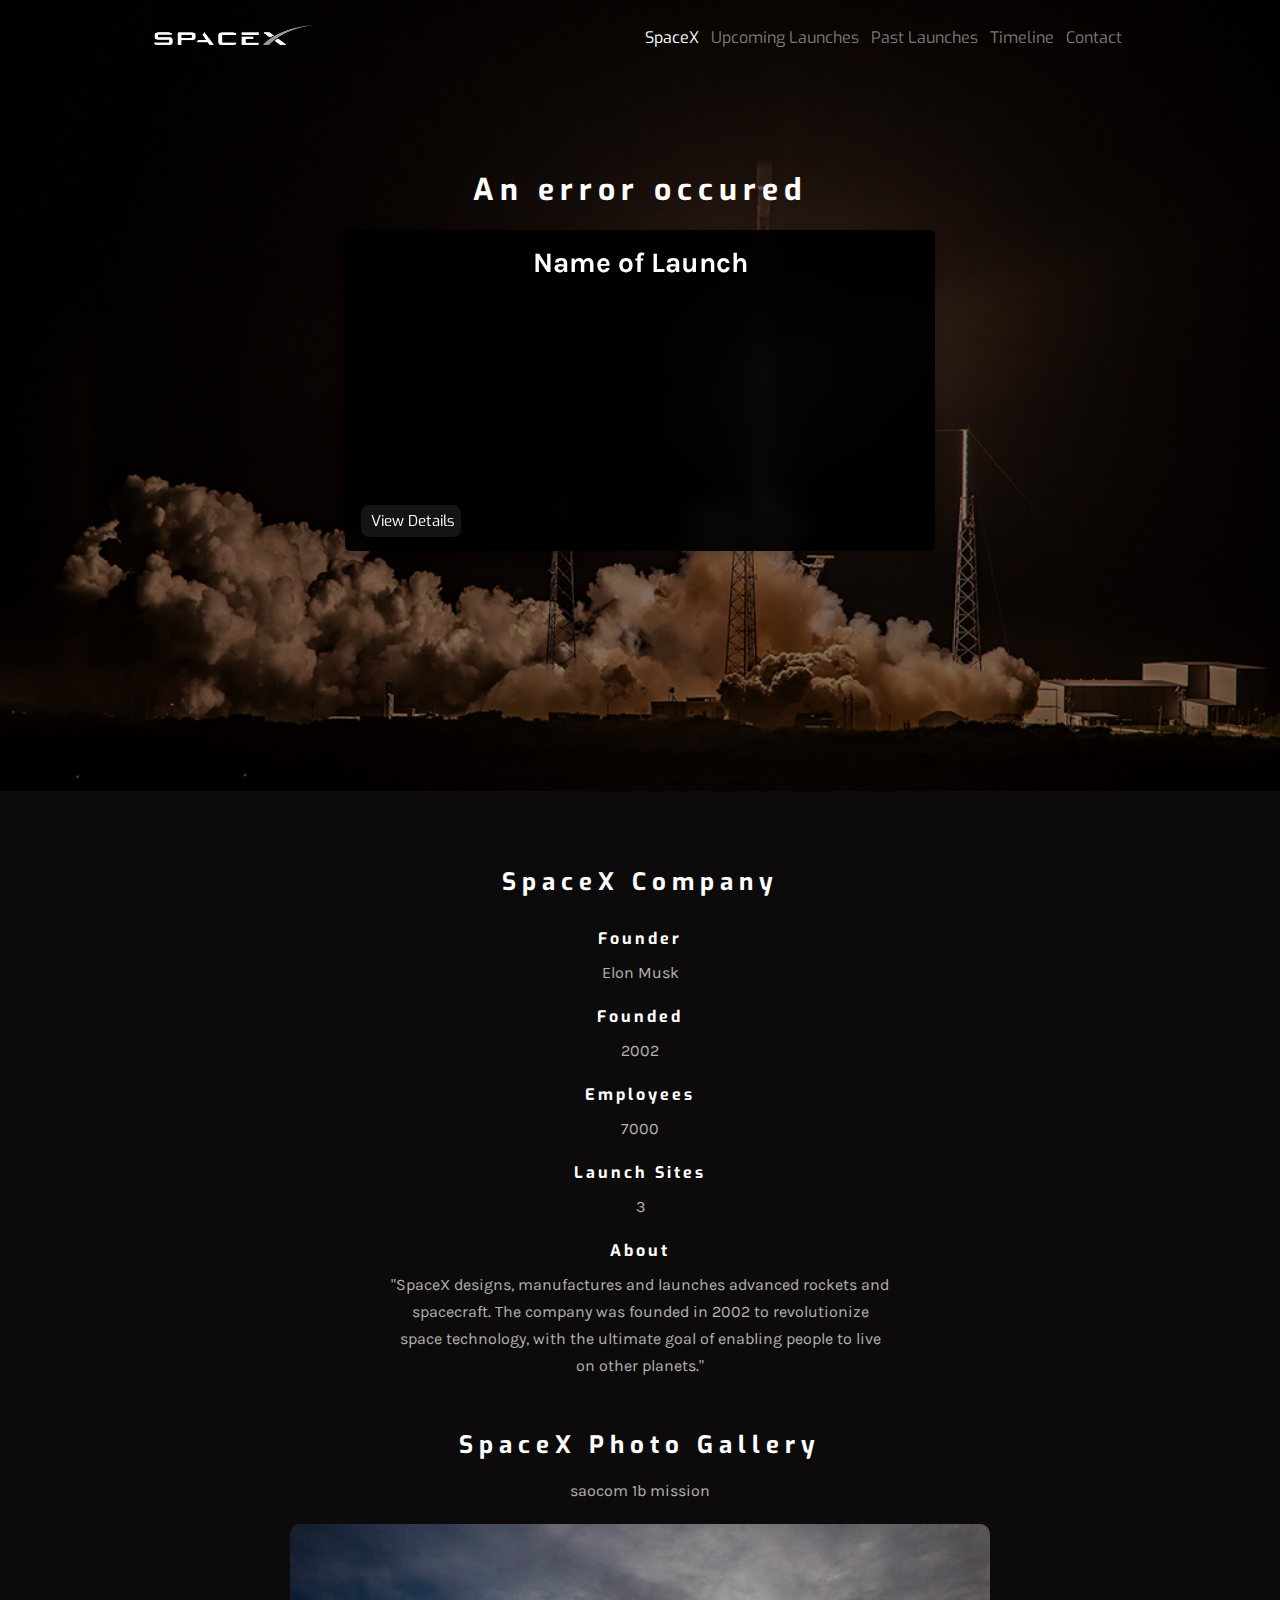
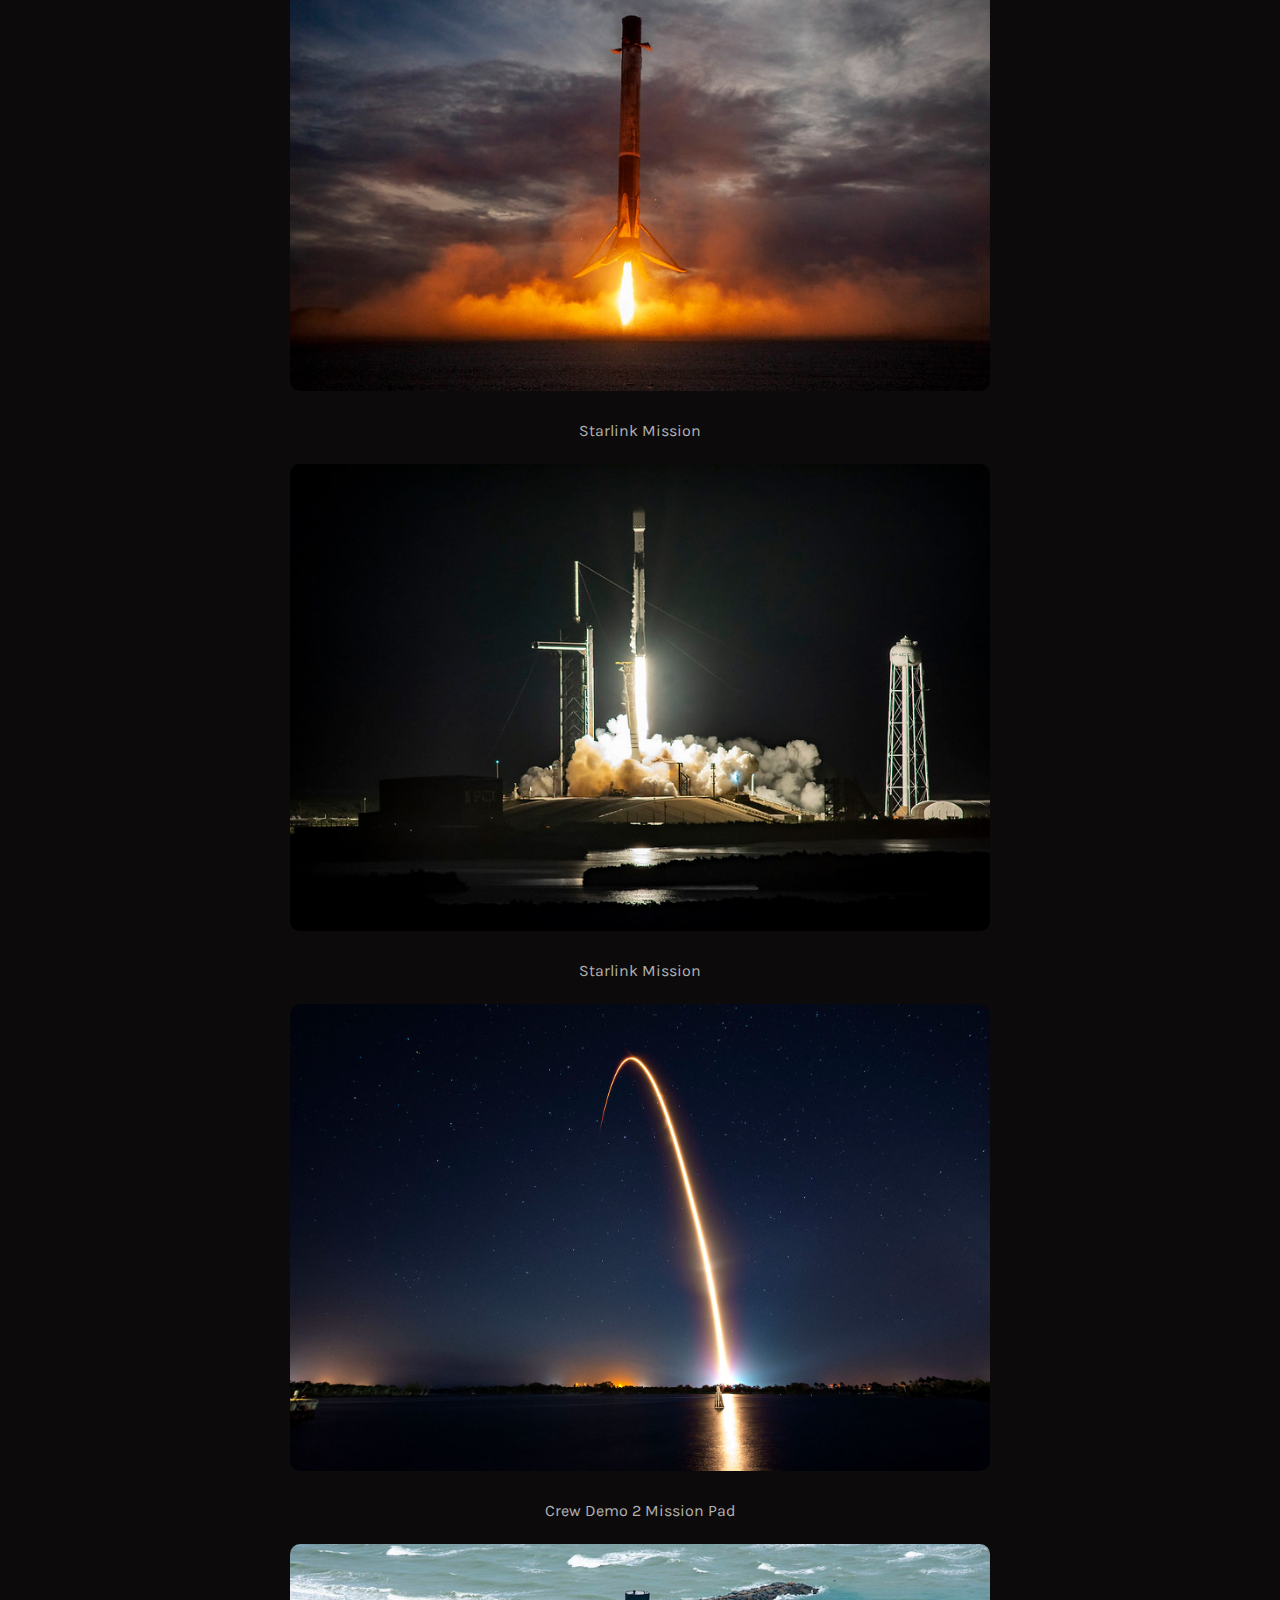
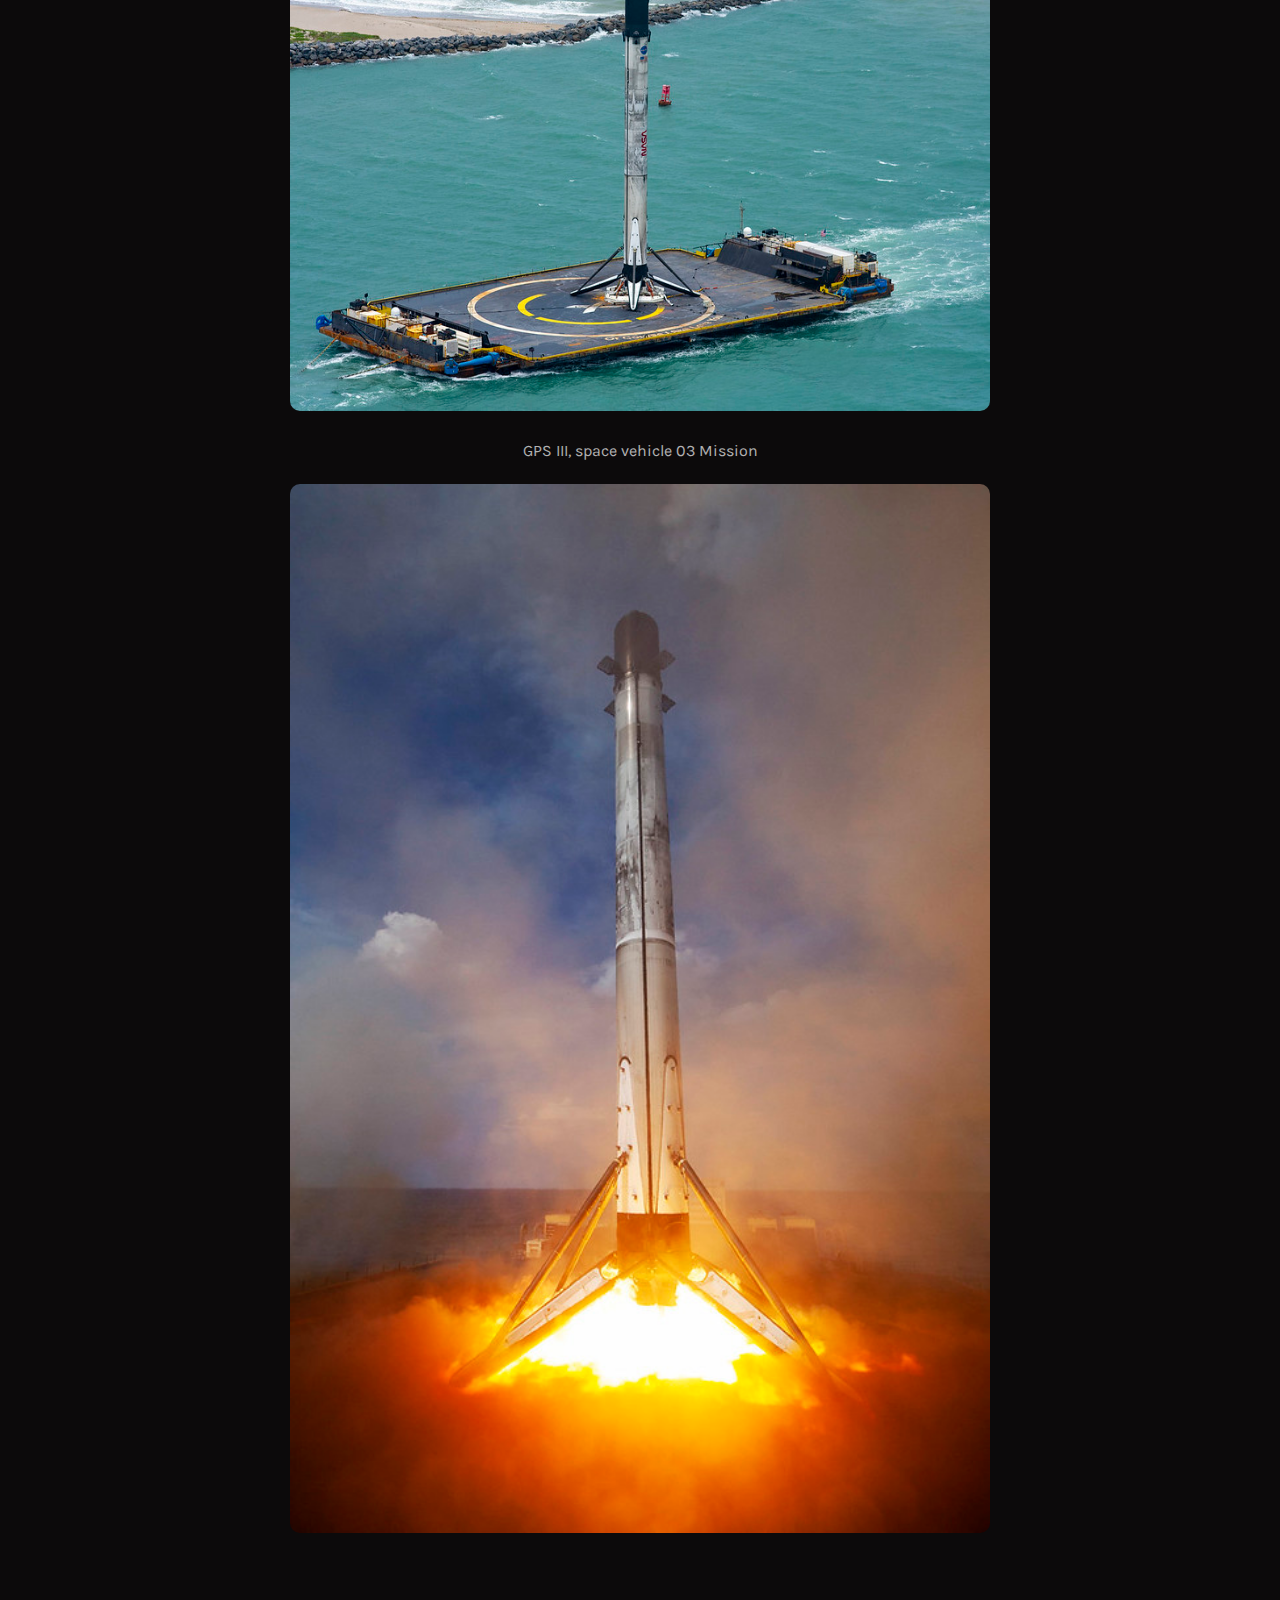
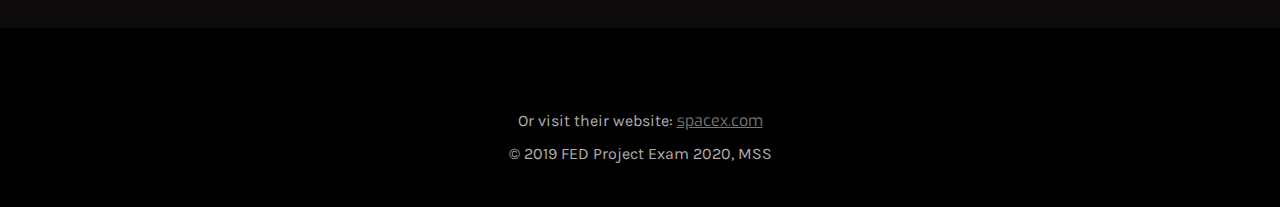
<file: final-website/index.html>
<!DOCTYPE html>
<html lang="en">
  <head>
    <meta charset="UTF-8" />
    <meta name="description" content="SpaceX information and view their most recent launches">
    <meta name="viewport" content="width=device-width, initial-scale=1.0" />
    <title>SpaceX | Recent Launch</title>
    <link href="https://fonts.googleapis.com/css2?family=Exo&family=Karla:wght@400;700&display=swap" rel="stylesheet">
    <link rel="stylesheet" href="css/style.css" />
    <link rel="stylesheet" href="https://use.fontawesome.com/releases/v5.7.2/css/all.css" integrity="sha384-fnmOCqbTlWIlj8LyTjo7mOUStjsKC4pOpQbqyi7RrhN7udi9RwhKkMHpvLbHG9Sr" crossorigin="anonymous">
  </head>
  <body>

<div class="bg-img no-color">

    <!--------------------Start of navigation-------------------->
    <header>
      <a href="index.html">
        <img class="logo" src="images/spacex.png" alt="spacex logo" />
      </a>
      <nav>
        <ul class="navLinks">
          <li><a class="active" href="index.html">SpaceX</a></li>
          <li><a href="upcoming-launches.html">Upcoming Launches</a></li>
          <li><a href="past-launches.html">Past Launches</a></li>
          <li><a href="timeline.html">Timeline</a></li>
          <li><a href="contact.html">Contact</a></li>
        </ul>
      </nav>
    <!--start of borrowed code, resource in nav.css-->
      <a onclick="navOpen()" class="hamburger-menu" href="#"><label for="hamburger-menu"><i class="fas fa-bars"></i></label</a>
    </header>

    <div id="navResponsive" class="overlay">
        <a class="close" onclick="navClose()">&times;</a>
        <div class="navOverlayContent">
          <a href="index.html">SpaceX</a>
          <a href="upcoming-launches.html">Upcoming Launches</a>
          <a href="past-launches.html">Past Launches</a>
          <a href="timeline.html">Timeline</a>
          <a href="contact.html">Contact</a>
        </div>
    </div>
     <!--end of borrowed code, resource in nav.css-->
    <!--------------------End of navigation-------------------->



<!--------------------Content-------------------->
<!--------most recent launch-------->
<main class="container">
    <h1 id="homepage">Recent SpaceX Launch</h1>
    <section class="content-wrap">
        <div class="row">
            <div class="column">
                <div class="card">
                    <h2>Name of Launch</h2>
                    <p class="launch-date"></p>
                    <div class="image" style="background-image: url('https://via.placeholder.com/1000');"></div>
                    <p class="flight-number"></p>
                    <p><a class="toogleBtn" onclick="toogleBtn('hiddenDetails')"><i class="fas fa-caret-down"></i>View Details</a></p>
                    <div class="hiddenContent" id="hiddenDetails"><p class="details"></p></div>
                </div>
            </div>
        </div> 
    </section>


    
<!--------The company-------->
  <section class="company-container">
    <div class="company-content">
      <h3>SpaceX Company</h3>
      <div class="center">
      <h4>Founder</h4>
      <p>Elon Musk</p>
      <h4>Founded</h4>
      <p>2002</p>
      <h4>Employees</h4>
      <p>7000</p>
      <h4>Launch Sites</h4>
      <p>3</p>
      <h4>About</h4>
      <p class="quote">"SpaceX designs, manufactures and launches advanced rockets and spacecraft. The company was founded in 2002 to revolutionize space technology, with the ultimate goal of enabling people to live on other planets."</p>
    </div>
    
   <!--------small image gallery-------->
   <h3 class="imgGallery">SpaceX Photo Gallery</h3>
   <div class="imgBox">
     <p class="center">saocom 1b mission</p>
     <img class="spacexImages"  src="./images/SAOCOM-1B-Mission.jpg" alt="saocom 1b mission picture 2" title="saocom 1b mission">
     <p class="center">Starlink Mission</p>
     <img class="spacexImages"  src="./images/startlink-mission.jpg" alt="starlink mission" title="Starlink Mission">
     <p class="center">Starlink Mission</p>
     <img class="spacexImages"  src="./images/46259778995_fa4f031d69_k.jpg" alt="Starlink Mission" title="Starlink Mission">
     <p class="center">Crew Demo 2 Mission Pad</p>
     <img class="spacexImages"  src="./images/Crew-Demo-2-Mission-pad.jpg" alt="starlink mission" title="Crew Demo 2 Mission">
     <p class="center">GPS III, space vehicle 03 Mission</p>
     <img class="spacexImages" src="./images/GPS-III-Space-Vehicle-03-Mission.jpg" alt="GPS third, space vehicle 03 mission" title="GPS third, space vehicle 03 mission">
   </div>
  </section>
  
</main>

</div>
<!--------------------Footer-------------------->

<footer>
  <a class="socialMedia"  href="https://www.flickr.com/photos/spacex/" target='_blank' title="View SpaceX's own Gallery"><i class="far fa-images"></i></a>
  <a class="socialMedia"  href="https://twitter.com/SpaceX" target='_blank' title="Go to SpaceX's Twitter"><i class="fab fa-twitter"></i></a>
  <a class="socialMedia"  href="https://www.youtube.com/user/spacexchannel" target='_blank' title="Go to SpaceX's Youtube Channel"><i class="fab fa-youtube"></i></a>
  <p>Or visit their website: <a href="https://www.spacex.com/" class="pageLink">spacex.com</a></p>
  <p class="copy">© 2019 FED Project Exam 2020, MSS</p>
</footer>

    <script type="text/javascript" src="js/api-launch.js"></script>
    <script type="text/javascript" src="js/toogle-details.js"></script>
    <script type="text/javascript" src="js/nav.js"></script>
  </body>
</html>
</file>
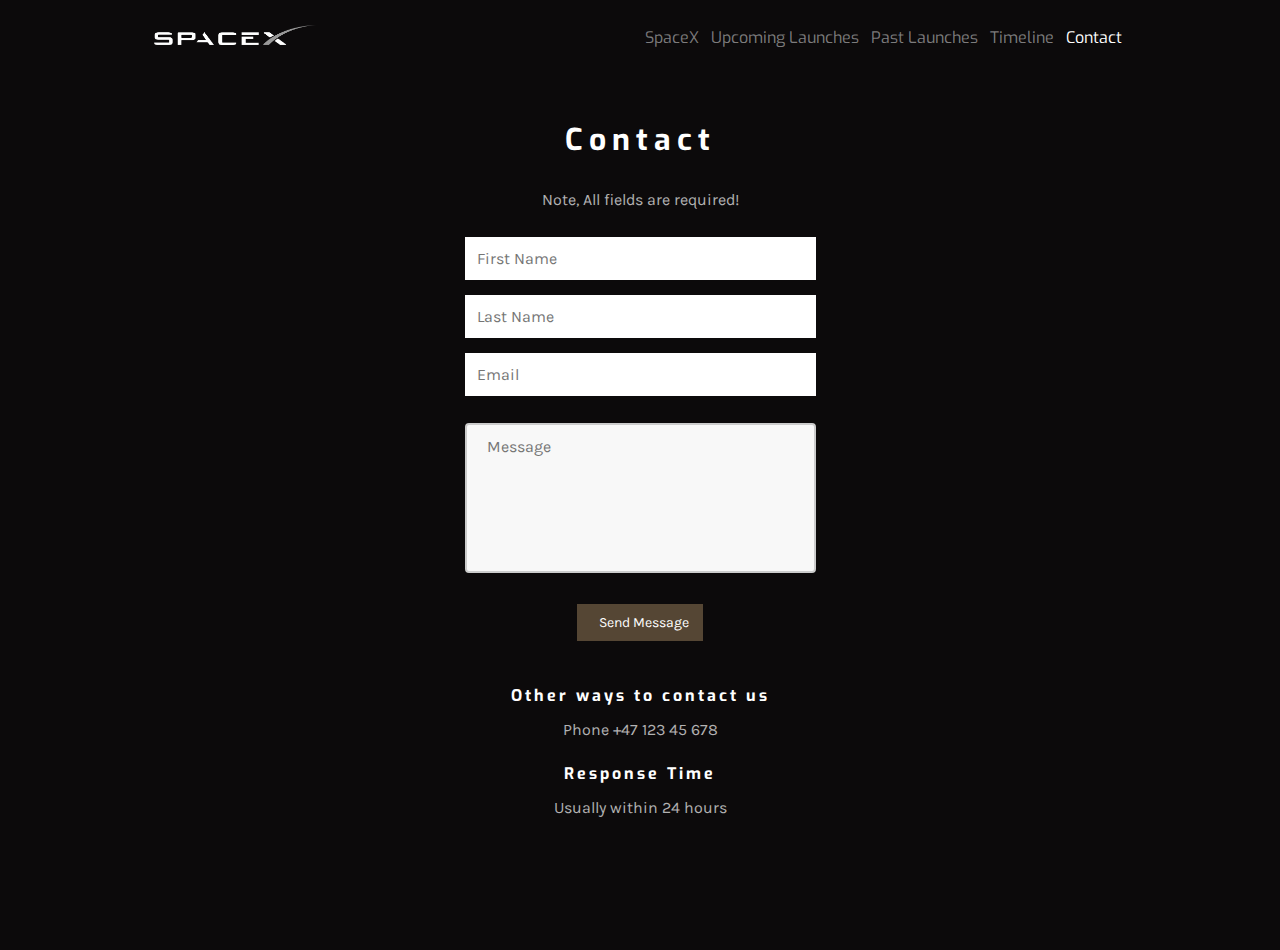
<file: final-website/contact.html>
<!DOCTYPE html>
<html lang="en">
  <head>
    <meta charset="UTF-8" />
    <meta name="description" content="Any question regarding SpaceX can be sent here">
    <meta name="viewport" content="width=device-width, initial-scale=1.0" />
    <title>SpaceX | Contact</title>
    <link href="https://fonts.googleapis.com/css2?family=Exo&family=Karla:wght@400;700&display=swap" rel="stylesheet">
    <link rel="stylesheet" href="css/style.css" />
    <link rel="stylesheet" href="https://use.fontawesome.com/releases/v5.7.2/css/all.css" integrity="sha384-fnmOCqbTlWIlj8LyTjo7mOUStjsKC4pOpQbqyi7RrhN7udi9RwhKkMHpvLbHG9Sr" crossorigin="anonymous">
  </head>
  <body>

<div class="bg-img bg-color">

    <!--------------------Start of navigation-------------------->
    <header>
      <a href="index.html">
        <img class="logo" src="images/spacex.png" alt="spacex logo" />
      </a>
      <nav>
        <ul class="navLinks">
          <li><a href="index.html">SpaceX</a></li>
          <li><a href="upcoming-launches.html">Upcoming Launches</a></li>
          <li><a href="past-launches.html">Past Launches</a></li>
          <li><a href="timeline.html">Timeline</a></li>
          <li><a class="active" href="contact.html">Contact</a></li>
        </ul>
      </nav>
    <!--start of borrowed code, resource in nav.css-->
      <a onclick="navOpen()" class="hamburger-menu" href="#"><label for="hamburger-menu"><i class="fas fa-bars"></i></label</a>
    </header>

    <div id="navResponsive" class="overlay">
        <a class="close" onclick="navClose()">&times;</a>
        <div class="navOverlayContent">
          <a href="index.html">SpaceX</a>
          <a href="upcoming-launches.html">Upcoming Launches</a>
          <a href="past-launches.html">Past Launches</a>
          <a href="timeline.html">Timeline</a>
          <a href="contact.html">Contact</a>
        </div>
      </div>
     <!--end of borrowed code, resource in nav.css-->
    <!--------------------End of navigation-------------------->



<!--------------------Content-------------------->
<main class="contact-container">

<!----contact form---->
  <h1>Contact</h1>
  <p class="center-align">Note, All fields are required!</p>
  
    <form id="contactForm">

      <div class="group">
        <input  name="name" id="name" placeholder="First Name"/>
        <div class="error" id="nameError"><i class="fas fa-exclamation"></i>Please enter your name</div>
      </div>

      <div class="group">
        <input  name="lastName" id="lastName" placeholder="Last Name"/>
        <div class="error" id="lastNameError"><i class="fas fa-exclamation"></i>Please enter your last name</div>
      </div>

      <div class="group">
        <input  name="email" id="email" placeholder="Email"/>
        <div class="error" id="emailError">
          Please enter your email address
        </div>
        <div class="error" id="invalidEmailError">
            <i class="fas fa-exclamation"></i>Please enter a valid email address
        </div>
    </div>

      <div class="group">
        <textarea type="text" name="message" id="message" placeholder="Message"></textarea>
        <div class="error" id="messageError">
            <i class="fas fa-exclamation"></i>Please enter a message
        </div>
      </div>

      <button type="submit" id="submit" class="linkButton submit">
        <i class="fas fa-rocket"></i>Send Message
      </button>

      

    </form>
  <!----end of contact form---->
   
  
    <div class="center-align">
      <h4>Other ways to contact us</h4>
      <p>Phone +47 123 45 678</p>
      <h4>Response Time</h4>
      <p>Usually within 24 hours</p>
    </div>
</main>

</div> 

  <script type="text/javascript" src="js/contact.js"></script>
  <script type="text/javascript" src="js/nav.js"></script>
  </body>
</html>
</file>
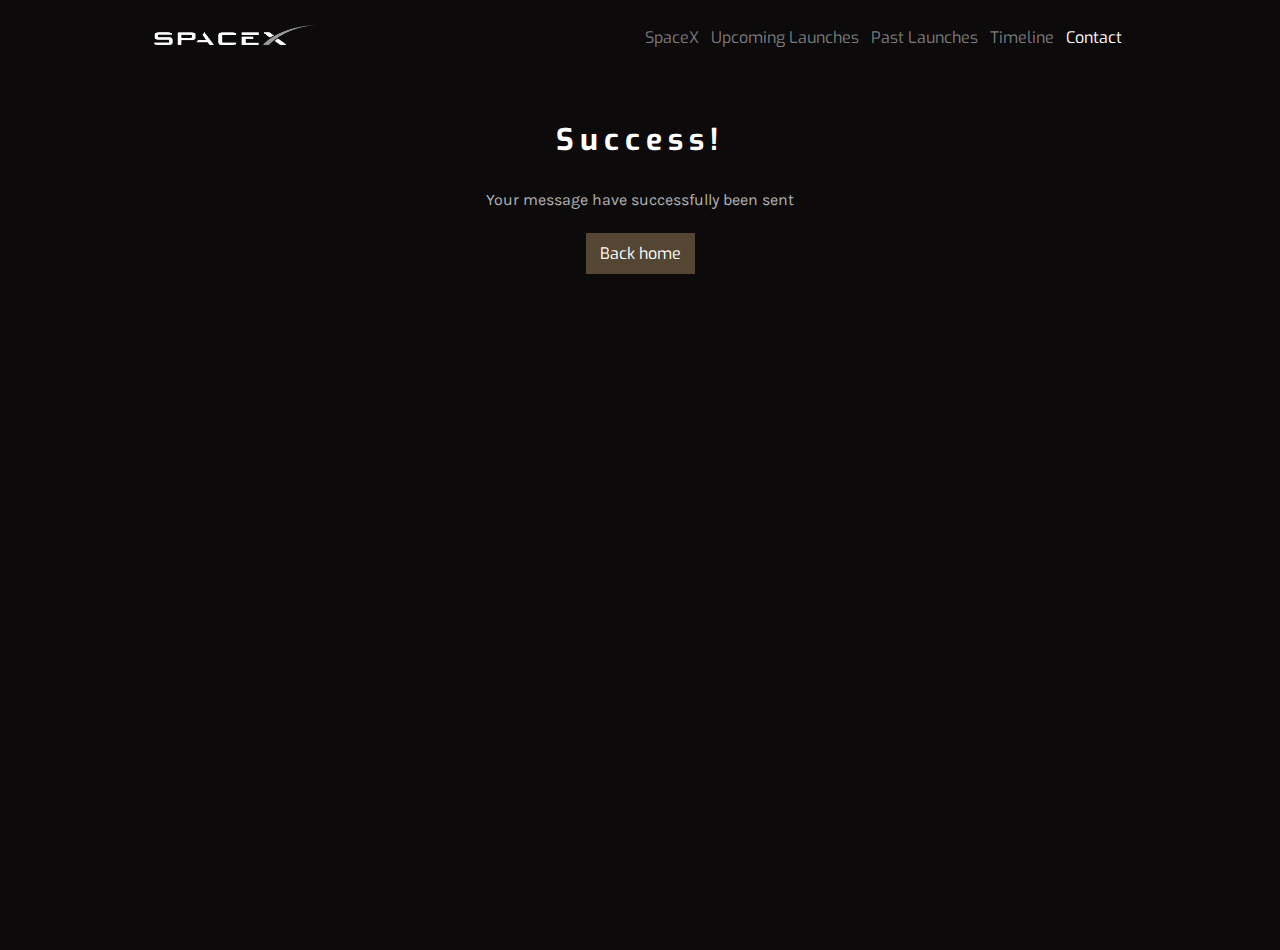
<file: final-website/message-sent.html>
<!DOCTYPE html>
<html lang="en">
  <head>
    <meta charset="UTF-8" />
    <meta name="description" content="Your message have successfully been sent">
    <meta name="viewport" content="width=device-width, initial-scale=1.0" />
    <title>SpaceX | Your Message Was Sent</title>
    <link href="https://fonts.googleapis.com/css2?family=Exo&family=Karla:wght@400;700&display=swap" rel="stylesheet">
    <link rel="stylesheet" href="css/style.css" />
    <link rel="stylesheet" href="https://use.fontawesome.com/releases/v5.7.2/css/all.css" integrity="sha384-fnmOCqbTlWIlj8LyTjo7mOUStjsKC4pOpQbqyi7RrhN7udi9RwhKkMHpvLbHG9Sr" crossorigin="anonymous">
  </head>
  <body>

<div class="bg-img bg-color">

    <!--------------------Start of navigation-------------------->
    <header>
      <a href="index.html">
        <img class="logo" src="images/spacex.png" alt="spacex logo" />
      </a>
      <nav>
        <ul class="navLinks">
          <li><a href="index.html">SpaceX</a></li>
          <li><a href="upcoming-launches.html">Upcoming Launches</a></li>
          <li><a href="past-launches.html">Past Launches</a></li>
          <li><a href="timeline.html">Timeline</a></li>
          <li><a class="active" href="contact.html">Contact</a></li>
        </ul>
      </nav>
    <!--start of borrowed code, resource in nav.css-->
      <a onclick="navOpen()" class="hamburger-menu" href="#"><label for="hamburger-menu"><i class="fas fa-bars"></i></label</a>
    </header>

    <div id="navResponsive" class="overlay">
        <a class="close" onclick="navClose()">&times;</a>
        <div class="navOverlayContent">
          <a href="index.html">SpaceX</a>
          <a href="upcoming-launches.html">Upcoming Launches</a>
          <a href="past-launches.html">Past Launches</a>
          <a href="timeline.html">Timeline</a>
          <a href="contact.html">Contact</a>
        </div>
      </div>
     <!--end of borrowed code, resource in nav.css-->
    <!--------------------End of navigation-------------------->



<!--------------------Content-------------------->
<main class="contact-container">

   <h1>Success!</h1>
    <div class="center-align ">
        <p>Your message have successfully been sent</p>
        <div class="back">
        <a class="linkButton" href="index.html#homepage">Back home</a>
        </div>
    </div>

</main>

</div>

   
    <script type="text/javascript" src="js/nav.js"></script>
    
  </body>
</html>
</file>
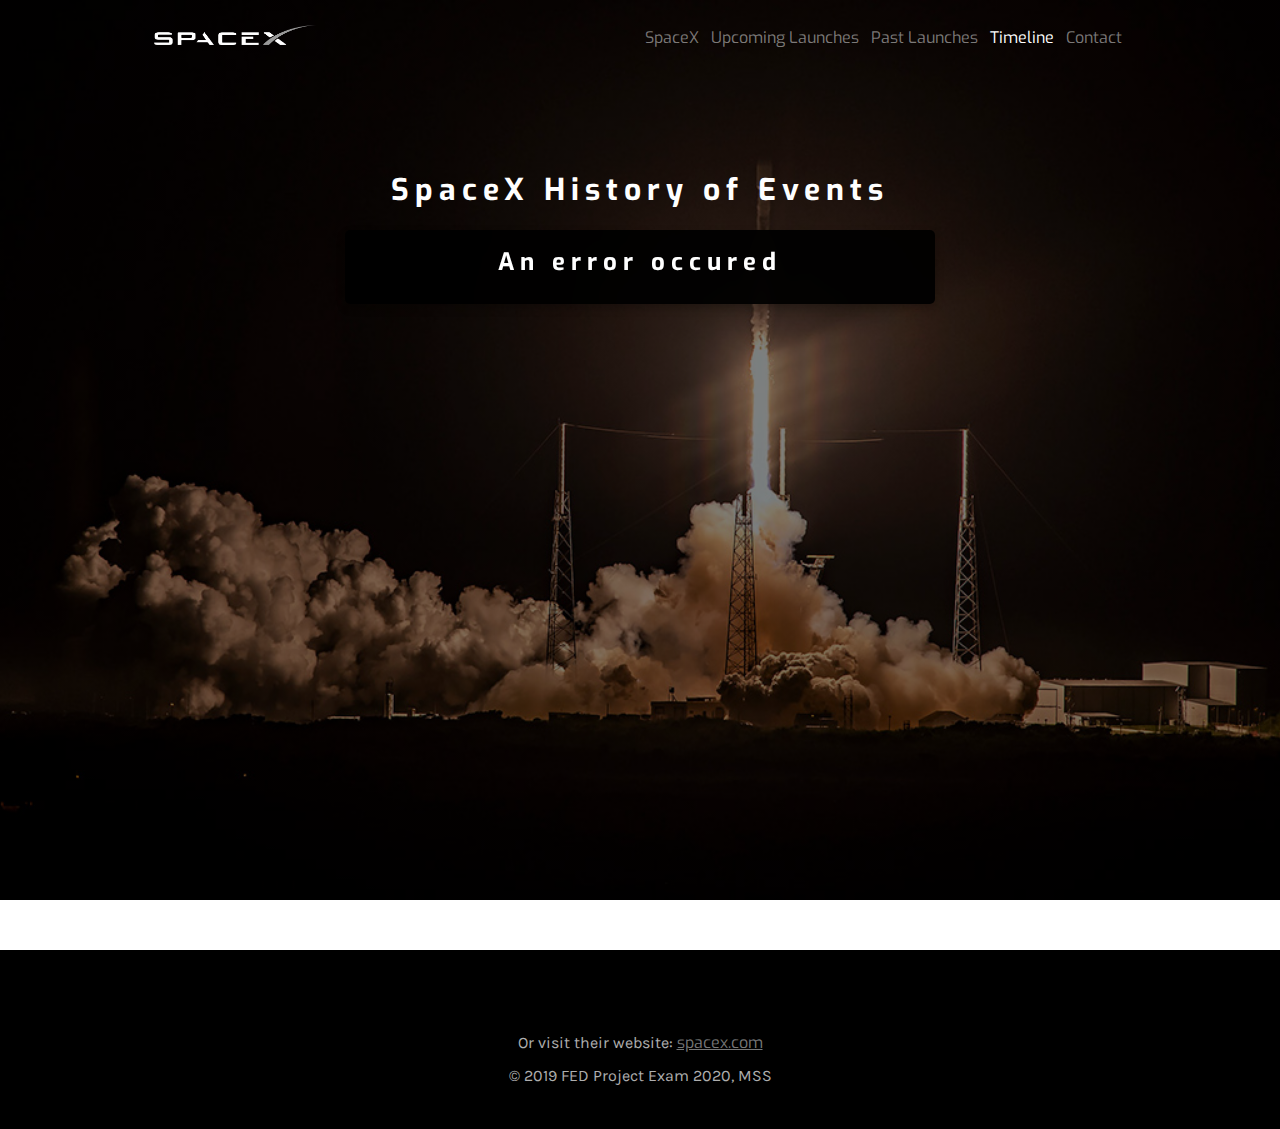
<file: final-website/timeline.html>
<!DOCTYPE html>
<html lang="en">
  <head>
    <meta charset="UTF-8" />
    <meta name="description" content="Read about SpaceX's history of events">
    <meta name="viewport" content="width=device-width, initial-scale=1.0" />
    <title>SpaceX | Timeline, History</title>
    <link href="https://fonts.googleapis.com/css2?family=Exo&family=Karla:wght@400;700&display=swap" rel="stylesheet">
    <link rel="stylesheet" href="css/style.css" />
    <link rel="stylesheet" href="https://use.fontawesome.com/releases/v5.7.2/css/all.css" integrity="sha384-fnmOCqbTlWIlj8LyTjo7mOUStjsKC4pOpQbqyi7RrhN7udi9RwhKkMHpvLbHG9Sr" crossorigin="anonymous">
  </head>
  <body>

    <div class="bg-img no-color">


    <!--------------------Start of navigation-------------------->
    <header>
      <a href="index.html">
        <img class="logo" src="images/spacex.png" alt="spacex logo" />
      </a>
      <nav>
        <ul class="navLinks">
          <li><a  href="index.html">SpaceX</a></li>
          <li><a href="upcoming-launches.html">Upcoming Launches</a></li>
          <li><a href="past-launches.html">Past Launches</a></li>
          <li><a class="active" href="timeline.html">Timeline</a></li>
          <li><a href="contact.html">Contact</a></li>
        </ul>
      </nav>
    <!--start of borrowed code, resource in nav.css-->
      <a onclick="navOpen()" class="hamburger-menu" href="#"><label for="hamburger-menu"><i class="fas fa-bars"></i></label</a>
    </header>

    <div id="navResponsive" class="overlay">
        <a class="close" onclick="navClose()">&times;</a>
        <div class="navOverlayContent">
          <a href="index.html">SpaceX</a>
          <a href="upcoming-launches.html">Upcoming Launches</a>
          <a href="past-launches.html">Past Launches</a>
          <a href="timeline.html">Timeline</a>
          <a href="contact.html">Contact</a>
        </div>
    </div>
     <!--end of borrowed code, resource in nav.css-->
    <!--------------------End of navigation-------------------->



<!--------------------Content-------------------->

<main class="container">
  <h1>SpaceX History of Events</h1>
  <section class="content-wrap">
    <div class="row">
        <div class="column">
            <div class="card">
                <h3 class="eventName">Name of event</h3>
                <!--history content here-->
            </div>
        </div>
        
    </div> 
</section>
  
</main>

</div>
<!--------------------Footer-------------------->
<footer>
  <a class="socialMedia"  href="https://www.flickr.com/photos/spacex/" target='_blank' title="View SpaceX's own Gallery"><i class="far fa-images"></i></a>
  <a class="socialMedia"  href="https://twitter.com/SpaceX" target='_blank' title="Go to SpaceX's Twitter"><i class="fab fa-twitter"></i></a>
  <a class="socialMedia"  href="https://www.youtube.com/user/spacexchannel" target='_blank' title="Go to SpaceX's Youtube Channel"><i class="fab fa-youtube"></i></a>
  <p>Or visit their website: <a href="https://www.spacex.com/" class="pageLink">spacex.com</a></p>
  <p class="copy">© 2019 FED Project Exam 2020, MSS</p>
</footer>

    <script type="text/javascript" src="js/api-history.js"></script>
    <script type="text/javascript" src="js/nav.js"></script>
  </body>
</html>
</file>
<file: final-website/css/style.css>
/*1 GLOBABL STYLING
----------------------------------------------------------*/
* {
  box-sizing: border-box;
  margin: 0;
  padding: 0;
}

/*API loader, Noroff Code
  ------------------------------------*/
.secondLoader {
  margin: 0 auto;
  border: 16px solid rgb(243, 243, 243);
  border-top: 16px solid rgb(12, 10, 11);
  border-radius: 50%;
  width: 120px;
  height: 120px;
  animation: spin 2s linear infinite;
}

@keyframes spin {
  0% {
    transform: rotate(0deg);
  }
  100% {
    transform: rotate(360deg);
  }
}

/*text styling
  ------------------------------------*/
h1 {
  font-size: 30px;
  padding-top: 45px;
  padding-bottom: 20px;
}

h2 {
  font-family: "Karla", sans-serif, Arial, Helvetica;
  font-weight: bold;
  font-size: 28px;
}

h3 {
  padding-bottom: 10px;
  font-size: 24px;
}

h4 {
  padding-top: 20px;
  padding-bottom: 4px;
  letter-spacing: 3px;
}

.quote {
  max-width: 500px;
  margin: auto;
}

p {
  font-family: "Karla", sans-serif, Arial, Helvetica;
  font-size: 16px;
  -webkit-font-smoothing: none;
  line-height: 27px;
  padding-top: 6px;
  color: rgba(255, 255, 255, 0.699);
}

h1,
h3,
h4 {
  font-family: "Exo", sans-serif, Arial, Helvetica;
}
h1,
h3 {
  letter-spacing: 6px;
}
h1,
h2,
h3,
h4 {
  color: rgb(255, 255, 255);
  text-align: center;
}
.launch-date {
  font-size: 18px;
}

/*content images
  ------------------------------------*/
.spacexImages {
  height: auto;
  max-width: 700px;
  width: 100%;
  margin-top: 20px;
  margin-bottom: 20px;
  display: block;
  margin: 20px auto;
  border-radius: 10px;
}

.imgGallery {
  padding-top: 50px;
}

/*icons
  ------------------------------------*/

.fa-exclamation {
  font-size: 18px;
  padding-top: 4px;
}

.fa-images,
.fa-twitter,
.fa-youtube {
  font-size: 25px;
}

.fa-rocket:hover,
.fa-images:hover,
.fa-twitter:hover,
.fa-youtube:hover {
  color: rgb(255, 255, 255);
}

.fa-images,
.fa-twitter,
.fa-youtube {
  padding-left: 5px;
}
.fa-rocket {
  margin-right: 8px;
}
.fa-exclamation {
  color: yellow;
  padding-right: 5px;
}
/*background image
  ------------------------------------*/
.bg-color {
  background-color: rgb(12, 10, 11);
}
.no-color {
  background: linear-gradient(rgba(0, 0, 0, 0.5), rgba(0, 0, 0, 0.5)),
    url("49970682603_2c9427218d_k.jpg");
}
.bg-img,
.bg-color {
  min-height: 950px;
  height: 100%;
  background-position: center center;
  background-attachment: fixed;

  background-repeat: no-repeat;
  background-size: cover;
  overflow: hidden;
  position: relative;

  -webkit-background-size: cover;
  -moz-background-size: cover;
  -o-background-size: cover;
}

/*content
  ------------------------------------*/

.container {
  margin-top: 50px;
}
.content-wrap {
  max-width: 600px;
  margin: auto;
  padding-bottom: 200px;
}

.company-container {
  position: relative;
  padding-top: 20px;
  overflow: hidden;
  padding-top: 60px;
  padding-bottom: 60px;
  background-color: rgb(12, 10, 11);
}
.company-content {
  margin: 0 auto;
  padding: 15px;
}

.center-align {
  text-align: center;
}

/*search
  ------------------------------------*/
div.searchBox input[type="text"] {
  padding: 10px;
  font-size: 16px;
  float: left;
  width: 80%;
  background: rgba(241, 241, 241, 0.89);
}
div.searchBox {
  padding-bottom: 15px;
}

.searchBox {
  margin: auto;
  max-width: 300px;
}
div.searchBox button {
  float: left;
  width: 20%;
  padding: 10px;

  background: rgb(136, 111, 81, 0.596);
  color: rgb(255, 255, 255);
  font-size: 17px;
  cursor: pointer;
  border: none;
  border-left: none;
}
div.searchBox button:hover {
  background: rgb(136, 111, 81);
}
div.searchBox::after {
  content: "";
  clear: both;
  display: table;
}

/*footer
  ------------------------------------*/
footer {
  text-align: center;
  padding: 15px;
  bottom: 0;
  background-color: rgb(0, 0, 0);
  padding-top: 40px;
  padding-bottom: 40px;
}

/*scroll bar - chrome
  ------------------------------------*/
::-webkit-scrollbar {
  width: 14px;
}

::-webkit-scrollbar-track {
  box-shadow: inset 0 0 6px rgba(0, 0, 0, 0.3);
}

::-webkit-scrollbar-thumb {
  background-color: rgb(64, 73, 89);
  outline: 1px solid rgb(64, 73, 89);
}

/*buttons + links
  ------------------------------------*/
.pageLink {
  text-decoration: underline;
}
.pageLink:hover {
  color: rgb(255, 255, 255);
}

.toogleBtn {
  cursor: pointer;
  padding: 6px;
  background-color: rgb(20, 20, 20);
  color: rgb(255, 255, 255);
  font-size: 15px;
  border-radius: 8px;
}

.hiddenContent {
  display: none;
}

#hiddenDetails {
  border: 3px dotted rgba(255, 255, 255, 0.747);
  padding: 5px;
}

.fa-caret-down {
  padding-right: 4px;
  font-size: 18px;
}

div.sticky {
  position: fixed;
  left: 0;
  padding-top: 100px;
}

.launch {
  margin-top: 20px;
  margin-left: 20px;
}
.stickyBm {
  display: none;
}

/*media
  ------------------------------------*/
@media screen and (max-width: 940px) {
  div.sticky {
    display: none;
  }
  div.stickyBm {
    position: fixed;
    display: block;
    z-index: 2;
    margin-bottom: 8px;
    padding: 10px;
  }
  .launchBm {
    padding: 10px;
  }
  div.stickyBm {
    bottom: 0;
  }
  .fa-arrow-down,
  .fa-arrow-up {
    font-size: 18px;
  }

  a.btnResponsive {
    border-radius: 50%;
    background-color: rgb(136, 111, 81);
  }
}
@media screen and (max-width: 650px) {
  #topBtn {
    right: 10px;
    bottom: 10px;
  }
  #bottomBtn {
    left: 10px;
    bottom: 10px;
  }
  #bottomBtn,
  #topBtn {
    background-color: rgb(62, 50, 51);
    height: 45px;
    width: 45px;
  }
  .fa-arrow-circle-up,
  .fa-arrow-circle-down {
    color: rgb(242, 200, 148);
    font-size: 35px;
  }
  .searchBox {
    display: none;
  }
  .container {
    margin-top: 0px;
  }
}

/*2 CARDS
  ----------------------------------------------------------*/
/*only one column with cards,
    and responsive
  --------------------------------*/
.column {
  width: 100%;
  display: block;
  margin-bottom: 40px;
  padding: 0 10px;
}

.row {
  margin: 0 -5px;
}
.row:after {
  content: "";
  display: table;
  clear: both;
}

/*style of the card
  --------------------------------*/
.card {
  background-color: rgba(0, 0, 0, 0.932);
  border-radius: 5px;
  -webkit-backdrop-filter: blur(8px);
  backdrop-filter: blur(8px);
  width: 100%;
  display: block;
  padding: 16px;
  box-shadow: 0 4px 8px 0 rgba(0, 0, 0, 0.226);
  color: white;
}
.center {
  text-align: center;
}

.card:hover {
  box-shadow: 0 4px 8px 0 rgba(83, 83, 83, 0.445);
}
.image {
  height: 200px;
  width: 200px;
  background-position: center center;
  background-repeat: no-repeat;
  background-size: cover;
  margin: 0 auto;
}

.smallImage {
  height: 100%;
  max-width: 200px;
  width: 100%;
  margin-top: 20px;
  margin-bottom: 20px;
  display: block;
  margin-left: auto;
  margin-right: auto;
}

.launch-date {
  text-align: center;
  padding-bottom: 10px;
}

.underline {
  text-decoration: underline;
}
.underline,
.cardLink {
  font-family: "Karla", sans-serif, Arial, Helvetica;
  font-weight: bold;
}
.card,
.cardLink {
  color: rgba(235, 235, 235, 0.836);
}
.red {
  color: red;
}

/*3 CONTACT PAGE
  ----------------------------------------------------------*/
.contact-container {
  width: 750px;
  margin: 0 auto;
}

.submit {
  border: none;
  font-size: 14px;
  font-family: "Karla", sans-serif, Arial, Helvetica;
}

.linkButton {
  padding: 10px 14px;
  background-color: rgba(136, 111, 81, 0.596);
  color: rgb(255, 255, 255);
}
.linkButton:hover {
  background-color: rgb(136, 111, 81);
}
.back {
  margin-top: 30px;
}
.group,
input,
textarea {
  font-family: "Karla", sans-serif, Arial, Helvetica;
  font-size: 16px;
}
.group {
  color: rgba(255, 255, 255, 0.699);
  padding-bottom: 15px;
}

form {
  text-align: center;
  padding: 1.5em;
  border-radius: 6px;
}
input {
  width: 50%;
  padding: 12px;
  border: none;
}

textarea {
  margin: 12px 0;
  height: 150px;
  padding: 12px 20px;
  border: 2px solid rgb(204, 204, 204);
  border-radius: 4px;
  background-color: rgb(248, 248, 248);
  resize: none;
}

.error {
  color: var(--error);
  font-size: 14px;
  display: none;
}

input[type="text"],
textarea {
  width: 50%;
}

@media screen and (max-width: 850px) {
  .contact-container,
  input[type="text"],
  textarea {
    width: 100%;
  }
  input {
    width: 100%;
  }
}

/*4 NAVIGATION BAR
  ----------------------------------------------------------*/
.logo {
  height: 20px;
  cursor: pointer;
}

li,
a {
  color: rgba(255, 255, 255, 0.466);
  font-size: 16px;
  font-family: "Exo", sans-serif;
  text-decoration: none;
}
header {
  display: flex;
  justify-content: space-between;
  align-items: center;
  padding: 25px 12%;
}
.navLinks {
  list-style: none;
}
.navLinks li {
  padding: 0px 4px;
  display: inline-block;
}
.navLinks li a {
  transition: all 0.3s ease 0s;
}
.navLinks li a:hover {
  color: rgb(255, 255, 255);
}
.hamburger-menu {
  display: none;
}

/* responsive nav */
.overlay a {
  padding: 15px;
  font-size: 25px;
  display: block;
  transition: all 0.3s ease 0s;
  color: rgb(255, 255, 255);
}

.overlay a:hover,
.overlay a:focus {
  color: rgb(242, 200, 148);
}
.active {
  color: rgb(255, 255, 255);
}

.overlay .close {
  position: absolute;
  right: 30px;
  font-size: 55px;
}

/*start of code borrowed expect for styling (see bottom of page)*/
.overlay {
  width: 0;
  position: fixed;
  z-index: 1;
  left: 0;
  top: 0;
  height: 100%;
  background-color: rgb(12, 10, 11);
  overflow: hidden;
  transition: all 0.5s ease 0s;
}

.navOverlayContent {
  align-items: center;
  justify-content: center;
  display: flex;
  height: 100%;
  flex-direction: column;
}
/*--------------media-------------- */
@media only screen and (max-width: 850px) {
  .navLinks {
    display: none;
  }
  .hamburger-menu {
    display: inherit;
    color: rgb(255, 255, 255);
    font-size: 22px;
  }
  /*end of code borrowed (see bottom of page)*/

  #navResponsive {
    z-index: 999;
  }
}
@media screen and (max-height: 450px) {
  .overlay a {
    font-size: 20px;
  }
  .overlay .close {
    font-size: 40px;
    top: 15px;
    left: 30px;
  }
}

/*help to get the navigation bar responsive and animated,
  same markup to get animated sidebar menu + but different styling
  https://www.youtube.com/watch?v=WxQZsN6LICM&feature=youtu.be&ab_channel=Skillthrive */
</file>
